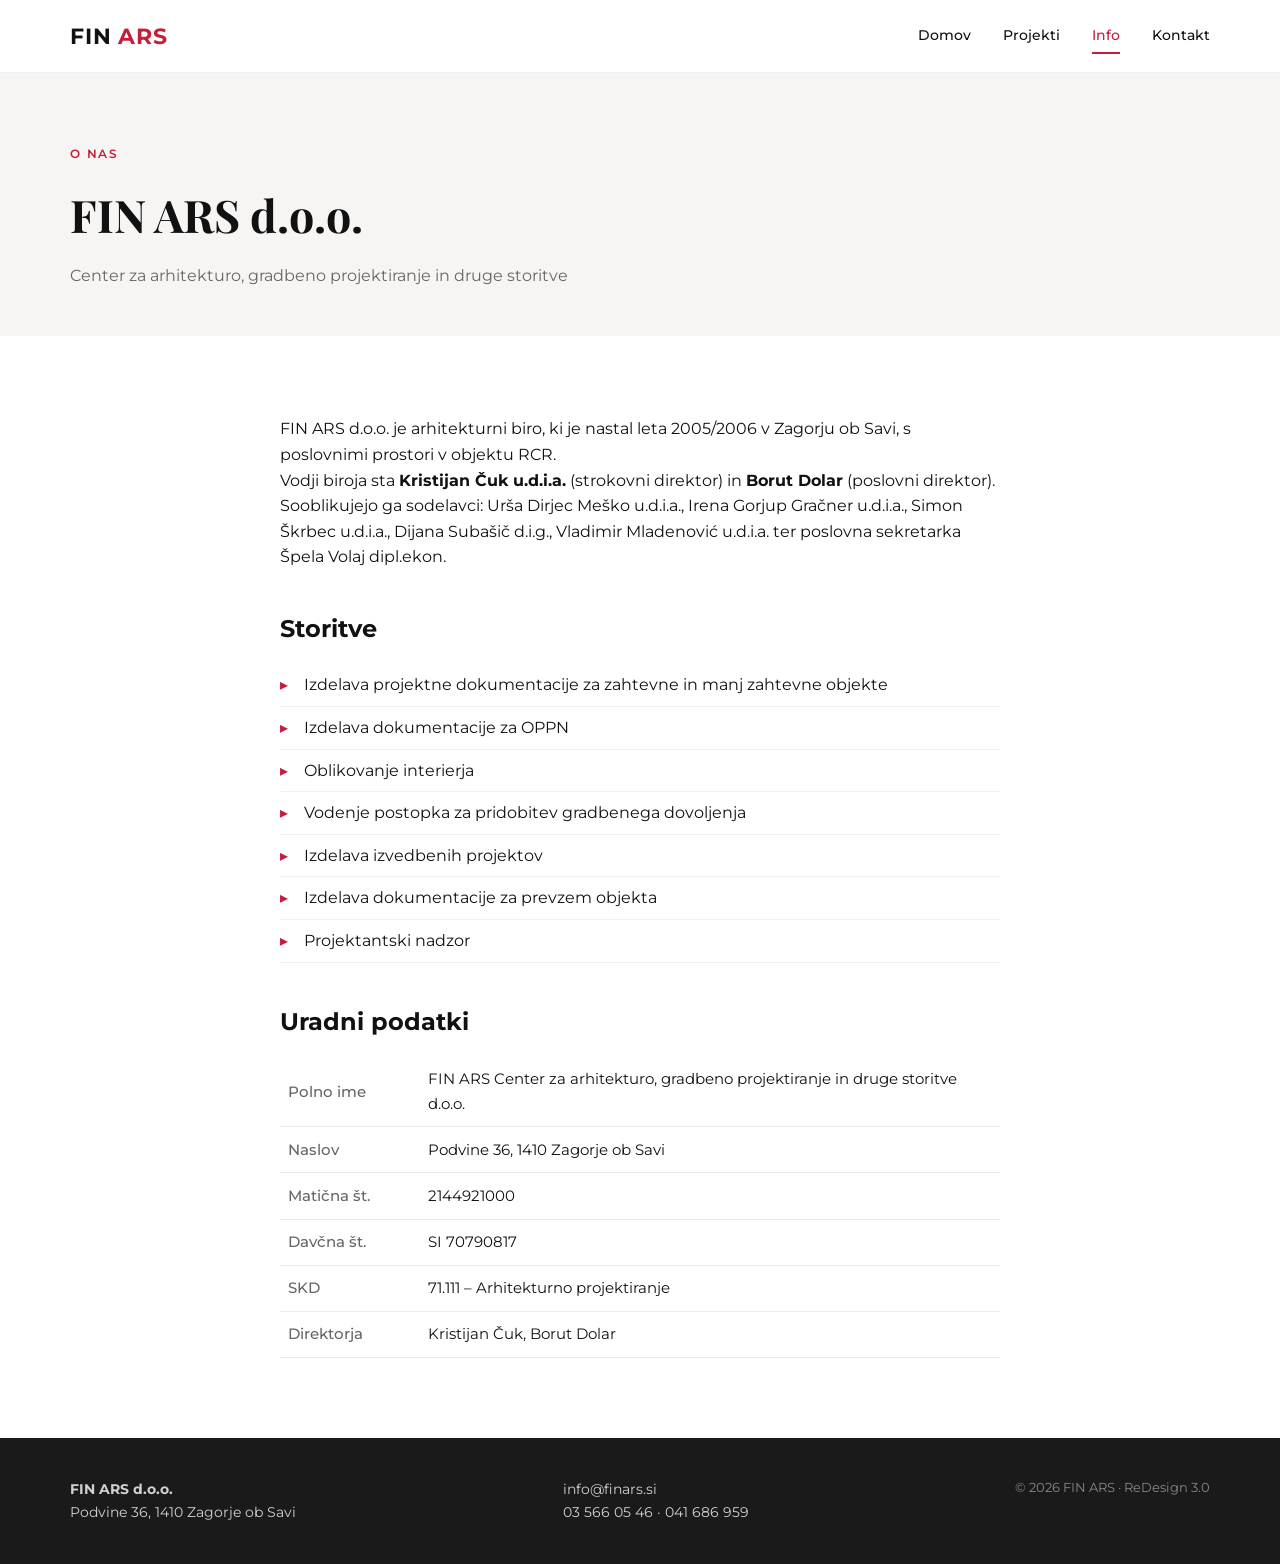
<file: info.html>
<!DOCTYPE html>
<html lang="sl">
<head>
  <meta charset="UTF-8">
  <meta name="viewport" content="width=device-width, initial-scale=1.0">
  <title>Info | FIN ARS</title>
  <link rel="stylesheet" href="styles.css">
  <link href="https://fonts.googleapis.com/css2?family=Montserrat:wght@300;400;500;600;700&family=Playfair+Display:wght@500;600&display=swap" rel="stylesheet">
</head>
<body>
  <header class="site-header">
    <div class="container header-inner">
      <a href="index.html" class="logo">FIN <span>ARS</span></a>
      <nav class="main-nav" id="mainNav">
        <a href="index.html">Domov</a>
        <a href="projekti.html">Projekti</a>
        <a href="info.html" class="active">Info</a>
        <a href="kontakt.html">Kontakt</a>
      </nav>
      <button class="nav-toggle" id="navToggle" aria-label="Meni">☰</button>
    </div>
  </header>

  <section class="page-hero">
    <div class="container">
      <p class="hero-eyebrow">O nas</p>
      <h1>FIN ARS d.o.o.</h1>
      <p class="page-lead">Center za arhitekturo, gradbeno projektiranje in druge storitve</p>
    </div>
  </section>

  <section class="section">
    <div class="container narrow">
      <p>FIN ARS d.o.o. je arhitekturni biro, ki je nastal leta 2005/2006 v Zagorju ob Savi, s poslovnimi prostori v objektu RCR.</p>
      <p>Vodji biroja sta <strong>Kristijan Čuk u.d.i.a.</strong> (strokovni direktor) in <strong>Borut Dolar</strong> (poslovni direktor). Sooblikujejo ga sodelavci: Urša Dirjec Meško u.d.i.a., Irena Gorjup Gračner u.d.i.a., Simon Škrbec u.d.i.a., Dijana Subašič d.i.g., Vladimir Mladenović u.d.i.a. ter poslovna sekretarka Špela Volaj dipl.ekon.</p>

      <h2 style="margin-top:2.5rem;">Storitve</h2>
      <ul class="info-list">
        <li>Izdelava projektne dokumentacije za zahtevne in manj zahtevne objekte</li>
        <li>Izdelava dokumentacije za OPPN</li>
        <li>Oblikovanje interierja</li>
        <li>Vodenje postopka za pridobitev gradbenega dovoljenja</li>
        <li>Izdelava izvedbenih projektov</li>
        <li>Izdelava dokumentacije za prevzem objekta</li>
        <li>Projektantski nadzor</li>
      </ul>

      <h2 style="margin-top:2.5rem;">Uradni podatki</h2>
      <table class="info-table">
        <tr><th>Polno ime</th><td>FIN ARS Center za arhitekturo, gradbeno projektiranje in druge storitve d.o.o.</td></tr>
        <tr><th>Naslov</th><td>Podvine 36, 1410 Zagorje ob Savi</td></tr>
        <tr><th>Matična št.</th><td>2144921000</td></tr>
        <tr><th>Davčna št.</th><td>SI 70790817</td></tr>
        <tr><th>SKD</th><td>71.111 – Arhitekturno projektiranje</td></tr>
        <tr><th>Direktorja</th><td>Kristijan Čuk, Borut Dolar</td></tr>
      </table>
    </div>
  </section>

  <footer class="site-footer">
    <div class="container footer-inner">
      <div><strong>FIN ARS d.o.o.</strong><br>Podvine 36, 1410 Zagorje ob Savi</div>
      <div><a href="mailto:info@finars.si">info@finars.si</a><br>03 566 05 46 · 041 686 959</div>
      <div class="footer-note">© 2026 FIN ARS · ReDesign 3.0</div>
    </div>
  </footer>
  <script src="script.js"></script>
</body>
</html>
</file>
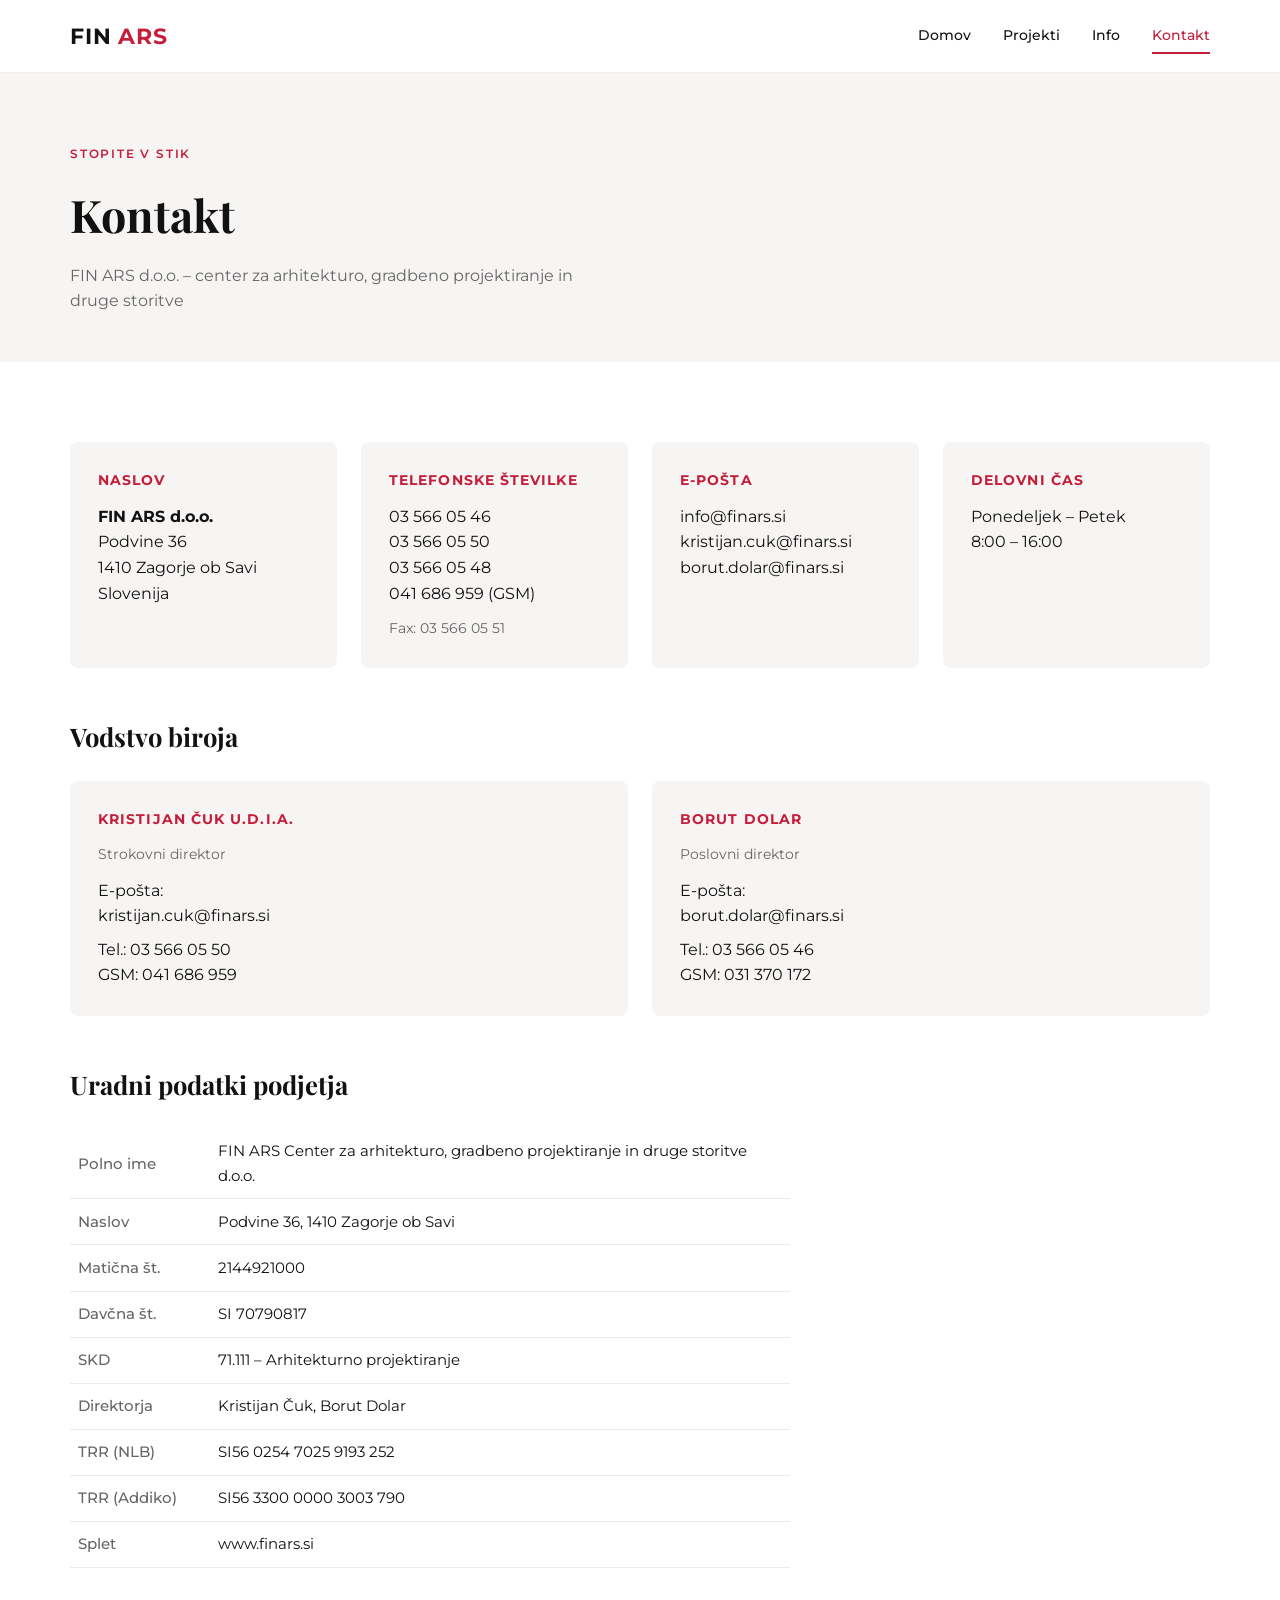
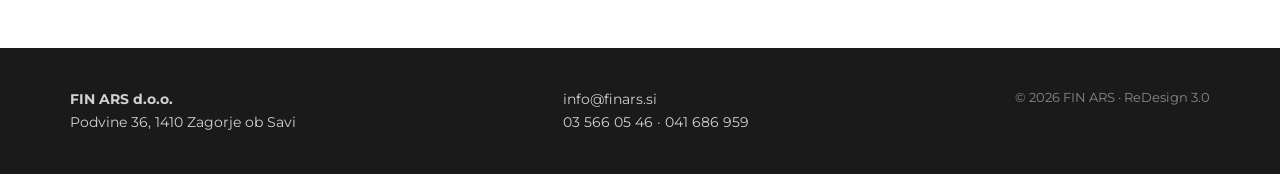
<file: kontakt.html>
<!DOCTYPE html>
<html lang="sl">
<head>
  <meta charset="UTF-8">
  <meta name="viewport" content="width=device-width, initial-scale=1.0">
  <title>Kontakt | FIN ARS</title>
  <link rel="stylesheet" href="styles.css">
  <link href="https://fonts.googleapis.com/css2?family=Montserrat:wght@300;400;500;600;700&family=Playfair+Display:wght@500;600&display=swap" rel="stylesheet">
</head>
<body>
  <header class="site-header">
    <div class="container header-inner">
      <a href="index.html" class="logo">FIN <span>ARS</span></a>
      <nav class="main-nav" id="mainNav">
        <a href="index.html">Domov</a>
        <a href="projekti.html">Projekti</a>
        <a href="info.html">Info</a>
        <a href="kontakt.html" class="active">Kontakt</a>
      </nav>
      <button class="nav-toggle" id="navToggle" aria-label="Meni">☰</button>
    </div>
  </header>

  <section class="page-hero">
    <div class="container">
      <p class="hero-eyebrow">Stopite v stik</p>
      <h1>Kontakt</h1>
      <p class="page-lead">FIN ARS d.o.o. – center za arhitekturo, gradbeno projektiranje in druge storitve</p>
    </div>
  </section>

  <section class="section">
    <div class="container">
      <div class="contact-grid" style="margin-bottom: 3rem;">
        <div class="contact-card">
          <h3>Naslov</h3>
          <p>
            <strong>FIN ARS d.o.o.</strong><br>
            Podvine 36<br>
            1410 Zagorje ob Savi<br>
            Slovenija
          </p>
        </div>
        <div class="contact-card">
          <h3>Telefonske številke</h3>
          <p>
            <a href="tel:+38635660546">03 566 05 46</a><br>
            <a href="tel:+38635660550">03 566 05 50</a><br>
            <a href="tel:+38635660548">03 566 05 48</a><br>
            <a href="tel:+38641686959">041 686 959</a> (GSM)
          </p>
          <p style="margin-top:0.75rem;font-size:0.85rem;color:var(--gray);">
            Fax: 03 566 05 51
          </p>
        </div>
        <div class="contact-card">
          <h3>E-pošta</h3>
          <p>
            <a href="mailto:info@finars.si">info@finars.si</a><br>
            <a href="mailto:kristijan.cuk@finars.si">kristijan.cuk@finars.si</a><br>
            <a href="mailto:borut.dolar@finars.si">borut.dolar@finars.si</a>
          </p>
        </div>
        <div class="contact-card">
          <h3>Delovni čas</h3>
          <p>
            Ponedeljek – Petek<br>
            8:00 – 16:00
          </p>
        </div>
      </div>

      <h2 style="font-family:var(--serif);font-size:1.6rem;margin-bottom:1.5rem;">Vodstvo biroja</h2>
      <div class="contact-grid" style="margin-bottom: 3rem;">
        <div class="contact-card">
          <h3>Kristijan Čuk u.d.i.a.</h3>
          <p style="font-size:0.9rem;color:var(--gray);margin-bottom:0.75rem;">Strokovni direktor</p>
          <p>
            E-pošta:<br>
            <a href="mailto:kristijan.cuk@finars.si">kristijan.cuk@finars.si</a>
          </p>
          <p style="margin-top:0.5rem;">
            Tel.: <a href="tel:+38635660550">03 566 05 50</a><br>
            GSM: <a href="tel:+38641686959">041 686 959</a>
          </p>
        </div>
        <div class="contact-card">
          <h3>Borut Dolar</h3>
          <p style="font-size:0.9rem;color:var(--gray);margin-bottom:0.75rem;">Poslovni direktor</p>
          <p>
            E-pošta:<br>
            <a href="mailto:borut.dolar@finars.si">borut.dolar@finars.si</a>
          </p>
          <p style="margin-top:0.5rem;">
            Tel.: <a href="tel:+38635660546">03 566 05 46</a><br>
            GSM: <a href="tel:+38631370172">031 370 172</a>
          </p>
        </div>
      </div>

      <h2 style="font-family:var(--serif);font-size:1.6rem;margin-bottom:1.5rem;">Uradni podatki podjetja</h2>
      <div class="narrow" style="width:min(720px,100%);">
        <table class="info-table">
          <tr><th>Polno ime</th><td>FIN ARS Center za arhitekturo, gradbeno projektiranje in druge storitve d.o.o.</td></tr>
          <tr><th>Naslov</th><td>Podvine 36, 1410 Zagorje ob Savi</td></tr>
          <tr><th>Matična št.</th><td>2144921000</td></tr>
          <tr><th>Davčna št.</th><td>SI 70790817</td></tr>
          <tr><th>SKD</th><td>71.111 – Arhitekturno projektiranje</td></tr>
          <tr><th>Direktorja</th><td>Kristijan Čuk, Borut Dolar</td></tr>
          <tr><th>TRR (NLB)</th><td>SI56 0254 7025 9193 252</td></tr>
          <tr><th>TRR (Addiko)</th><td>SI56 3300 0000 3003 790</td></tr>
          <tr><th>Splet</th><td><a href="https://www.finars.si" target="_blank" rel="noopener">www.finars.si</a></td></tr>
        </table>
      </div>
    </div>
  </section>

  <footer class="site-footer">
    <div class="container footer-inner">
      <div><strong>FIN ARS d.o.o.</strong><br>Podvine 36, 1410 Zagorje ob Savi</div>
      <div><a href="mailto:info@finars.si">info@finars.si</a><br>03 566 05 46 · 041 686 959</div>
      <div class="footer-note">© 2026 FIN ARS · ReDesign 3.0</div>
    </div>
  </footer>
  <script src="script.js"></script>
</body>
</html>
</file>
<file: styles.css>
:root {
  --red: #c41e3a;
  --red-dark: #9a1830;
  --black: #111;
  --dark: #1a1a1a;
  --gray: #666;
  --light: #f7f5f3;
  --white: #fff;
  --font: 'Montserrat', system-ui, sans-serif;
  --serif: 'Playfair Display', Georgia, serif;
}

* { box-sizing: border-box; margin: 0; padding: 0; }

body {
  font-family: var(--font);
  color: var(--black);
  background: var(--white);
  line-height: 1.6;
  overflow-x: hidden;
}

a { color: inherit; text-decoration: none; }
img { max-width: 100%; display: block; }

.container {
  width: min(1140px, 92%);
  margin: 0 auto;
}
.narrow { width: min(720px, 92%); }

/* Header */
.site-header {
  position: fixed;
  top: 0; left: 0; right: 0;
  z-index: 100;
  background: rgba(255,255,255,0.95);
  backdrop-filter: blur(10px);
  border-bottom: 1px solid rgba(0,0,0,0.06);
}
.header-inner {
  display: flex;
  align-items: center;
  justify-content: space-between;
  height: 72px;
}
.logo {
  font-weight: 700;
  font-size: 1.35rem;
  letter-spacing: 0.04em;
}
.logo span { color: var(--red); }

.main-nav {
  display: flex;
  gap: 2rem;
}
.main-nav a {
  font-size: 0.9rem;
  font-weight: 500;
  position: relative;
  transition: color 0.2s;
}
.main-nav a:hover,
.main-nav a.active { color: var(--red); }
.main-nav a.active::after {
  content: '';
  position: absolute;
  bottom: -6px; left: 0; right: 0;
  height: 2px;
  background: var(--red);
}

.nav-toggle {
  display: none;
  background: none;
  border: none;
  font-size: 1.5rem;
  cursor: pointer;
}

/* Hero */
.hero {
  position: relative;
  min-height: 100vh;
  display: flex;
  align-items: center;
  color: var(--white);
  overflow: hidden;
}
.hero-slides {
  position: absolute;
  inset: 0;
}
.hero-slide {
  position: absolute;
  inset: 0;
  background-size: cover;
  background-position: center;
  opacity: 0;
  transition: opacity 1.8s ease-in-out;
  will-change: opacity;
}
.hero-slide.active {
  opacity: 1;
  z-index: 1;
}
.hero-overlay {
  position: absolute;
  inset: 0;
  z-index: 2;
  background: linear-gradient(135deg, rgba(0,0,0,0.65) 0%, rgba(196,30,58,0.35) 100%);
}
.hero-content {
  position: relative;
  z-index: 3;
  padding: 6rem 0 4rem;
}
.hero-eyebrow, .page-hero .hero-eyebrow {
  text-transform: uppercase;
  letter-spacing: 0.15em;
  font-size: 0.75rem;
  font-weight: 600;
  color: var(--red);
  margin-bottom: 1rem;
}
.hero h1 {
  font-family: var(--serif);
  font-size: clamp(2.4rem, 5vw, 3.8rem);
  font-weight: 600;
  line-height: 1.15;
  margin-bottom: 1.25rem;
  max-width: 16ch;
}
.hero-lead {
  font-size: 1.1rem;
  max-width: 36ch;
  opacity: 0.9;
  margin-bottom: 2rem;
}
.hero-actions { display: flex; gap: 1rem; flex-wrap: wrap; }

/* Buttons */
.btn {
  display: inline-flex;
  align-items: center;
  padding: 0.85rem 1.6rem;
  font-size: 0.9rem;
  font-weight: 600;
  border-radius: 4px;
  transition: all 0.25s;
  cursor: pointer;
  border: 2px solid transparent;
}
.btn-primary {
  background: var(--red);
  color: var(--white);
}
.btn-primary:hover { background: var(--red-dark); }
.btn-outline {
  border-color: var(--white);
  color: var(--white);
}
.btn-outline:hover { background: var(--white); color: var(--black); }

/* Page hero */
.page-hero {
  padding: 9rem 0 3rem;
  background: var(--light);
}
.page-hero h1 {
  font-family: var(--serif);
  font-size: clamp(2rem, 4vw, 2.8rem);
  margin-bottom: 0.75rem;
}
.page-lead { color: var(--gray); max-width: 50ch; }

/* Sections */
.section { padding: 5rem 0; }
.section-header {
  text-align: center;
  margin-bottom: 3rem;
}
.section-header h2 {
  font-family: var(--serif);
  font-size: 2rem;
  margin-bottom: 0.5rem;
}
.section-header p { color: var(--gray); }

/* Cards */
.cards-grid {
  display: grid;
  grid-template-columns: repeat(auto-fit, minmax(240px, 1fr));
  gap: 1.5rem;
}
.card {
  background: var(--light);
  padding: 1.75rem;
  border-radius: 8px;
  transition: transform 0.25s, box-shadow 0.25s;
}
.card:hover {
  transform: translateY(-4px);
  box-shadow: 0 12px 30px rgba(0,0,0,0.08);
}
.card-icon { font-size: 1.75rem; margin-bottom: 0.75rem; }
.card h3 { font-size: 1.05rem; margin-bottom: 0.5rem; }
.card p { font-size: 0.9rem; color: var(--gray); }

/* CTA */
.cta {
  background: var(--dark);
  color: var(--white);
  text-align: center;
}
.cta h2 { font-family: var(--serif); font-size: 1.9rem; margin-bottom: 0.75rem; }
.cta p { opacity: 0.85; margin-bottom: 1.5rem; }

/* Projects */
.projects-section { padding-top: 2rem; }
.project-block {
  display: grid;
  grid-template-columns: 1.1fr 1fr;
  gap: 3rem;
  align-items: start;
  margin-bottom: 5rem;
  padding-bottom: 4rem;
  border-bottom: 1px solid rgba(0,0,0,0.08);
}
.project-block.reverse { direction: rtl; }
.project-block.reverse > * { direction: ltr; }

.project-gallery {
  display: grid;
  gap: 0.75rem;
}
.project-gallery img {
  width: 100%;
  height: 280px;
  object-fit: cover;
  border-radius: 6px;
  cursor: zoom-in;
  transition: transform 0.3s, box-shadow 0.3s;
}
.project-gallery img:hover {
  transform: scale(1.02);
  box-shadow: 0 10px 30px rgba(0,0,0,0.15);
}

.project-year {
  display: inline-block;
  font-size: 0.75rem;
  font-weight: 600;
  text-transform: uppercase;
  letter-spacing: 0.1em;
  color: var(--red);
  margin-bottom: 0.5rem;
}
.project-info h2 {
  font-family: var(--serif);
  font-size: 1.7rem;
  margin-bottom: 0.4rem;
}
.project-meta {
  font-size: 0.85rem;
  color: var(--gray);
  margin-bottom: 1rem;
}
.project-info p { margin-bottom: 0.85rem; font-size: 0.95rem; }
.project-specs {
  list-style: none;
  margin: 1.25rem 0;
  padding: 1rem 0;
  border-top: 1px solid rgba(0,0,0,0.08);
  border-bottom: 1px solid rgba(0,0,0,0.08);
}
.project-specs li {
  font-size: 0.9rem;
  padding: 0.25rem 0;
}
.note {
  font-size: 0.8rem !important;
  color: var(--gray);
  font-style: italic;
  margin-top: 1rem !important;
}

.projects-note {
  background: var(--light);
  padding: 2rem;
  border-radius: 8px;
  margin-top: 1rem;
}
.projects-note h3 { margin-bottom: 0.75rem; font-size: 1.1rem; }
.projects-note p { font-size: 0.9rem; color: var(--gray); margin-bottom: 0.5rem; }

/* Info */
.info-list {
  list-style: none;
  margin: 1rem 0 0;
}
.info-list li {
  padding: 0.5rem 0 0.5rem 1.5rem;
  position: relative;
  border-bottom: 1px solid rgba(0,0,0,0.05);
}
.info-list li::before {
  content: '▸';
  position: absolute;
  left: 0;
  color: var(--red);
}
.info-table {
  width: 100%;
  border-collapse: collapse;
  margin-top: 1rem;
  font-size: 0.95rem;
}
.info-table th, .info-table td {
  padding: 0.65rem 0.5rem;
  border-bottom: 1px solid rgba(0,0,0,0.08);
  text-align: left;
}
.info-table th {
  width: 140px;
  color: var(--gray);
  font-weight: 500;
}

/* Contact */
.contact-grid {
  display: grid;
  grid-template-columns: repeat(auto-fit, minmax(220px, 1fr));
  gap: 1.5rem;
}
.contact-card {
  background: var(--light);
  padding: 1.75rem;
  border-radius: 8px;
}
.contact-card h3 {
  font-size: 0.85rem;
  text-transform: uppercase;
  letter-spacing: 0.08em;
  color: var(--red);
  margin-bottom: 0.75rem;
}
.contact-card a:hover { color: var(--red); }

/* Footer */
.site-footer {
  background: var(--dark);
  color: rgba(255,255,255,0.8);
  padding: 2.5rem 0;
  font-size: 0.9rem;
}
.footer-inner {
  display: flex;
  flex-wrap: wrap;
  gap: 2rem;
  justify-content: space-between;
  align-items: flex-start;
}
.footer-inner a:hover { color: var(--white); }
.footer-note { opacity: 0.6; font-size: 0.8rem; }

/* Lightbox / Zoom */
.lightbox {
  position: fixed;
  inset: 0;
  z-index: 1000;
  background: rgba(0,0,0,0.92);
  display: flex;
  align-items: center;
  justify-content: center;
  opacity: 0;
  visibility: hidden;
  transition: opacity 0.3s, visibility 0.3s;
  cursor: zoom-out;
}
.lightbox.open {
  opacity: 1;
  visibility: visible;
}
.lightbox img {
  max-width: 92vw;
  max-height: 90vh;
  object-fit: contain;
  border-radius: 4px;
  box-shadow: 0 20px 60px rgba(0,0,0,0.5);
  transform: scale(0.92);
  transition: transform 0.3s;
}
.lightbox.open img { transform: scale(1); }
.lightbox-close {
  position: absolute;
  top: 1.25rem;
  right: 1.5rem;
  background: none;
  border: none;
  color: var(--white);
  font-size: 2.5rem;
  cursor: pointer;
  line-height: 1;
  opacity: 0.8;
}
.lightbox-close:hover { opacity: 1; }

/* Responsive */
@media (max-width: 800px) {
  .main-nav {
    position: fixed;
    top: 72px;
    left: 0; right: 0;
    background: var(--white);
    flex-direction: column;
    padding: 1.5rem;
    gap: 1rem;
    border-bottom: 1px solid rgba(0,0,0,0.08);
    transform: translateY(-120%);
    opacity: 0;
    transition: all 0.3s;
  }
  .main-nav.open {
    transform: translateY(0);
    opacity: 1;
  }
  .nav-toggle { display: block; }

  .project-block,
  .project-block.reverse {
    grid-template-columns: 1fr;
    direction: ltr;
    gap: 1.5rem;
  }
  .project-gallery img { height: 220px; }
}
</file>
